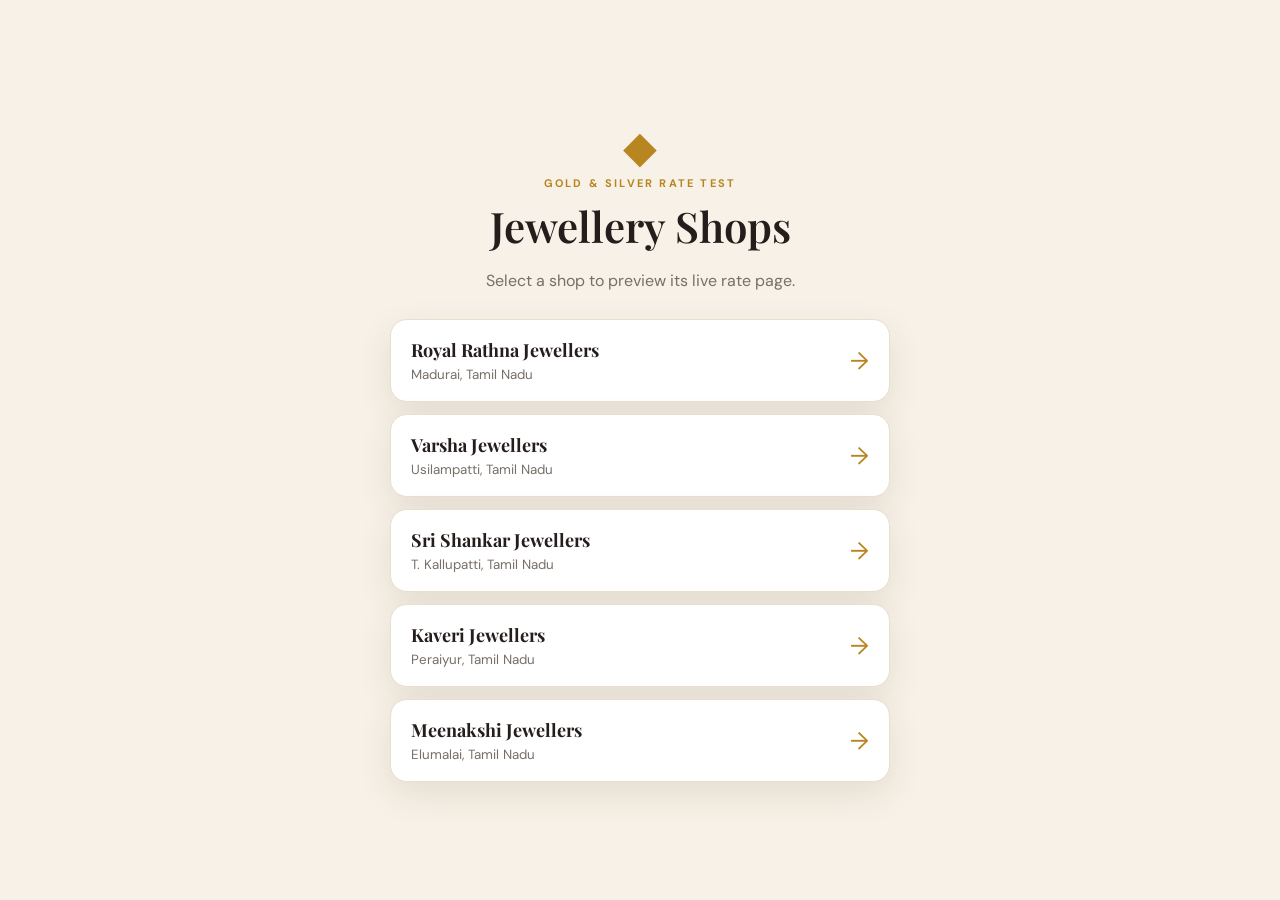
<file: index.html>
<!DOCTYPE html>
<html lang="en">
<head>
  <meta charset="UTF-8">
  <meta name="viewport" content="width=device-width, initial-scale=1.0">
  <meta name="theme-color" content="#5b0b13">
  <title>Jewellery Rate Test — 5 Shops</title>
  <link rel="stylesheet" href="css/style.css">
  <link rel="manifest" href="manifest.json">
  <link rel="apple-touch-icon" href="icons/icon-192.png">
</head>
<body class="directory-page">
  <main class="directory">
    <div class="brand-mark">◆</div>
    <p class="eyebrow">GOLD & SILVER RATE TEST</p>
    <h1>Jewellery Shops</h1>
    <p class="intro">Select a shop to preview its live rate page.</p>
    <button class="install-pwa" data-install-pwa hidden>Install App</button>
    <div id="shop-list" class="shop-list"></div>
  </main>
  <script src="js/rates.js"></script>
  <script>
    const shops = [
      ["shop1", "Royal Rathna Jewellers", "Madurai, Tamil Nadu"],
      ["shop2", "Varsha Jewellers", "Usilampatti, Tamil Nadu"],
      ["shop3", "Sri Shankar Jewellers", "T. Kallupatti, Tamil Nadu"],
      ["shop4", "Kaveri Jewellers", "Peraiyur, Tamil Nadu"],
      ["shop5", "Meenakshi Jewellers", "Elumalai, Tamil Nadu"]
    ];
    const list = document.getElementById("shop-list");
    shops.forEach(([id, name, location]) => {
      const a = document.createElement("a");
      a.className = "shop-link";
      a.href = `shops/${id}.html`;
      a.innerHTML = `<span><strong>${name}</strong><small>${location}</small></span><span class="arrow">→</span>`;
      list.appendChild(a);
    });
  </script>
<script src="js/pwa.js"></script>
</body>
</html>
</file>
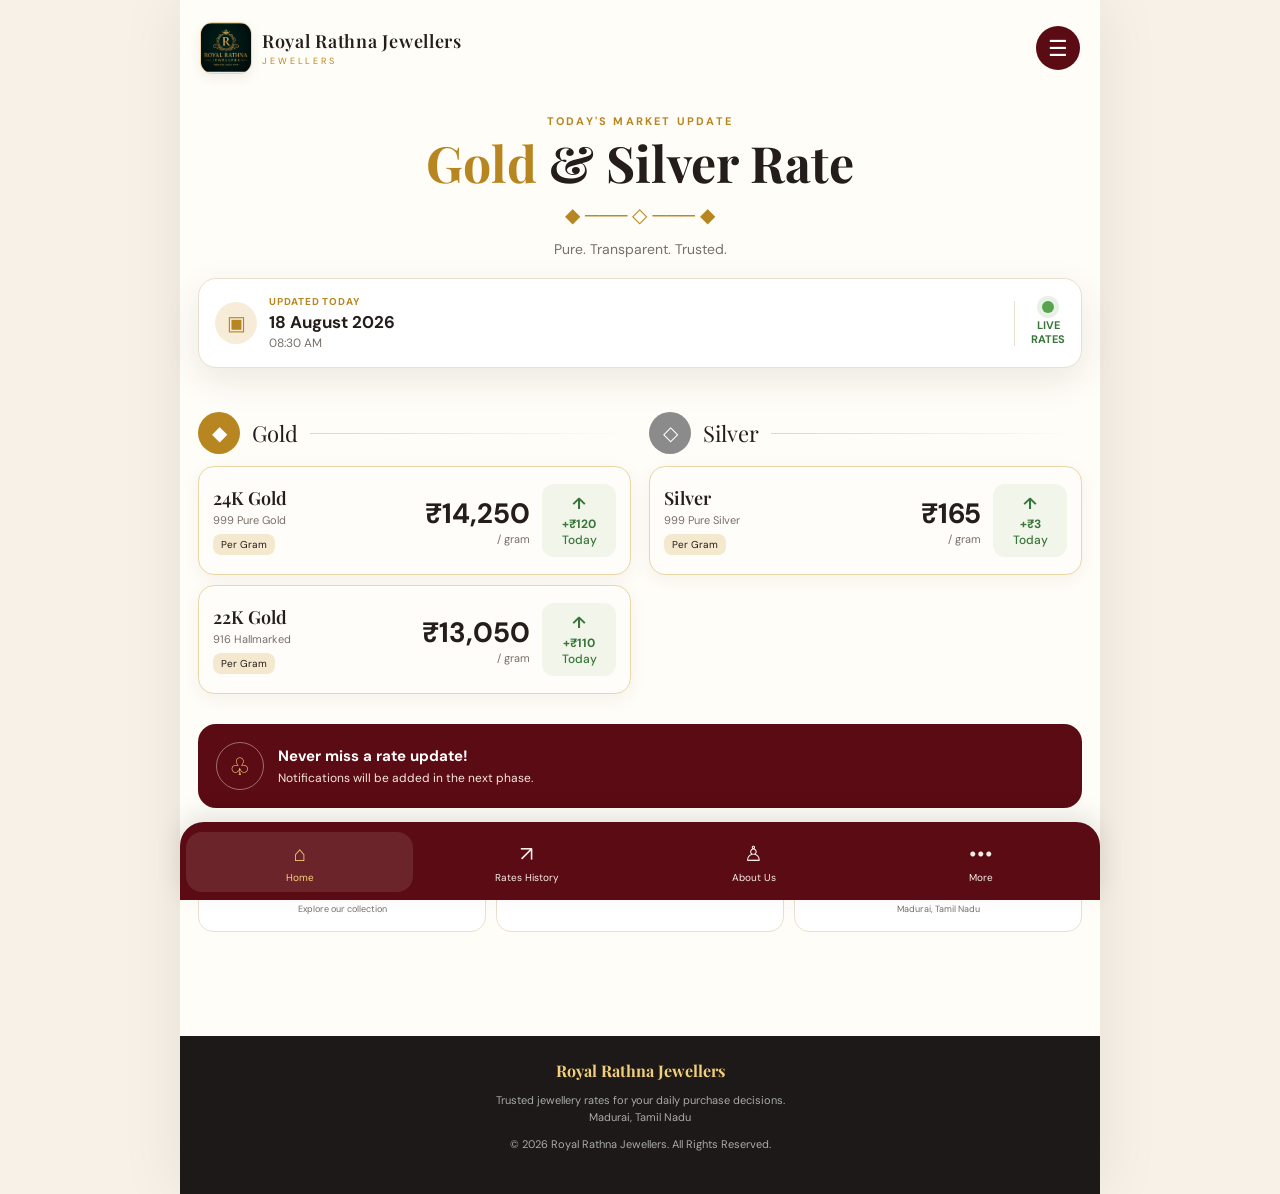
<file: shops/shop1.html>
<!DOCTYPE html>
<html lang="en">
<head>
  <meta charset="UTF-8">
  <meta name="viewport" content="width=device-width, initial-scale=1.0">
  <meta name="theme-color" content="#5b0b13">
  <title>Jewellery Rate</title>
  <link rel="stylesheet" href="../css/style.css">
  <link rel="manifest" href="../manifest.json">
  <link rel="apple-touch-icon" href="../icons/icon-192.png">
</head>
<body data-shop-title="Royal Rathna Jewellers" data-shop-location="Madurai, Tamil Nadu" data-shop-tagline="Pure. Transparent. Trusted." data-shop-logo="royal-rathna.png" data-shop-phone="+91 98765 43210">
  <div class="app-shell">
    <header class="topbar">
      <a class="logo" href="../index.html" aria-label="Shop directory">
        <img class="shop-logo" data-shop-logo src="" alt="Jewellery shop logo">
        <span>
          <span class="logo-name" data-shop-name>Jewellers</span>
          <span class="logo-sub">JEWELLERS</span>
        </span>
      </a>
      <button class="menu" aria-label="Menu">☰</button>
    </header>

    <main>
      <section class="hero">
        <button class="install-pwa" data-install-pwa hidden>Install App</button>
        <p class="eyebrow">TODAY'S MARKET UPDATE</p>
        <h1><span>Gold</span> & Silver Rate</h1>
        <div class="ornament">◆ ─── ◇ ─── ◆</div>
        <p class="tagline" data-tagline>Pure. Transparent. Trusted.</p>
      </section>

      <section class="updated">
        <div class="updated-left">
          <div class="calendar">▣</div>
          <div>
            <div class="updated-label">UPDATED TODAY</div>
            <div class="updated-date" data-updated-date>18 August 2026</div>
            <div class="updated-time" data-updated-time>08:30 AM</div>
          </div>
        </div>
        <div class="live"><span class="live-dot"></span>LIVE<br>RATES</div>
      </section>

      <div class="rates-grid">
        <section class="section">
          <div class="section-heading">
            <div class="section-icon">◆</div>
            <div class="section-title">Gold</div>
            <div class="rule"></div>
          </div>
          <div id="gold-rates"></div>
        </section>

        <section class="section silver">
          <div class="section-heading">
            <div class="section-icon">◇</div>
            <div class="section-title">Silver</div>
            <div class="rule"></div>
          </div>
          <div id="silver-rates"></div>
        </section>
      </div>

      <section class="notify" aria-label="Notifications preview">
        <div class="bell">♧</div>
        <div>
          <h3>Never miss a rate update!</h3>
          <p>Notifications will be added in the next phase.</p>
        </div>
      </section>

      <section class="actions">
        <a class="action" href="#store">
          <span class="action-icon">⌂</span>
          <strong>Visit Store</strong>
          <small>Explore our collection</small>
        </a>
        <a class="action" data-phone href="#">
          <span class="action-icon">☎</span>
          <strong>Contact Us</strong>
          <small>Call the store</small>
        </a>
        <a class="action" href="#location">
          <span class="action-icon">●</span>
          <strong>Location</strong>
          <small data-address>Find us easily</small>
        </a>
      </section>

      <nav class="bottom-nav">
        <a class="nav-item active" href="#"><span class="nav-icon">⌂</span>Home</a>
        <a class="nav-item" href="#history"><span class="nav-icon">↗</span>Rates History</a>
        <a class="nav-item" href="#about"><span class="nav-icon">♙</span>About Us</a>
        <a class="nav-item" href="#more"><span class="nav-icon">•••</span>More</a>
      </nav>
    </main>

    <footer class="footer">
      <strong data-shop-name>Jewellers</strong>
      <p>Trusted jewellery rates for your daily purchase decisions.<br>
      <span data-location>Madurai, Tamil Nadu</span></p>
      <p>© 2026 <span data-shop-name>Jewellers</span>. All Rights Reserved.</p>
    </footer>
  </div>

  <script src="../js/rates.js"></script>
  <script src="../js/app.js"></script>
  <script src="../js/pwa.js"></script>
</body>
</html>
</file>
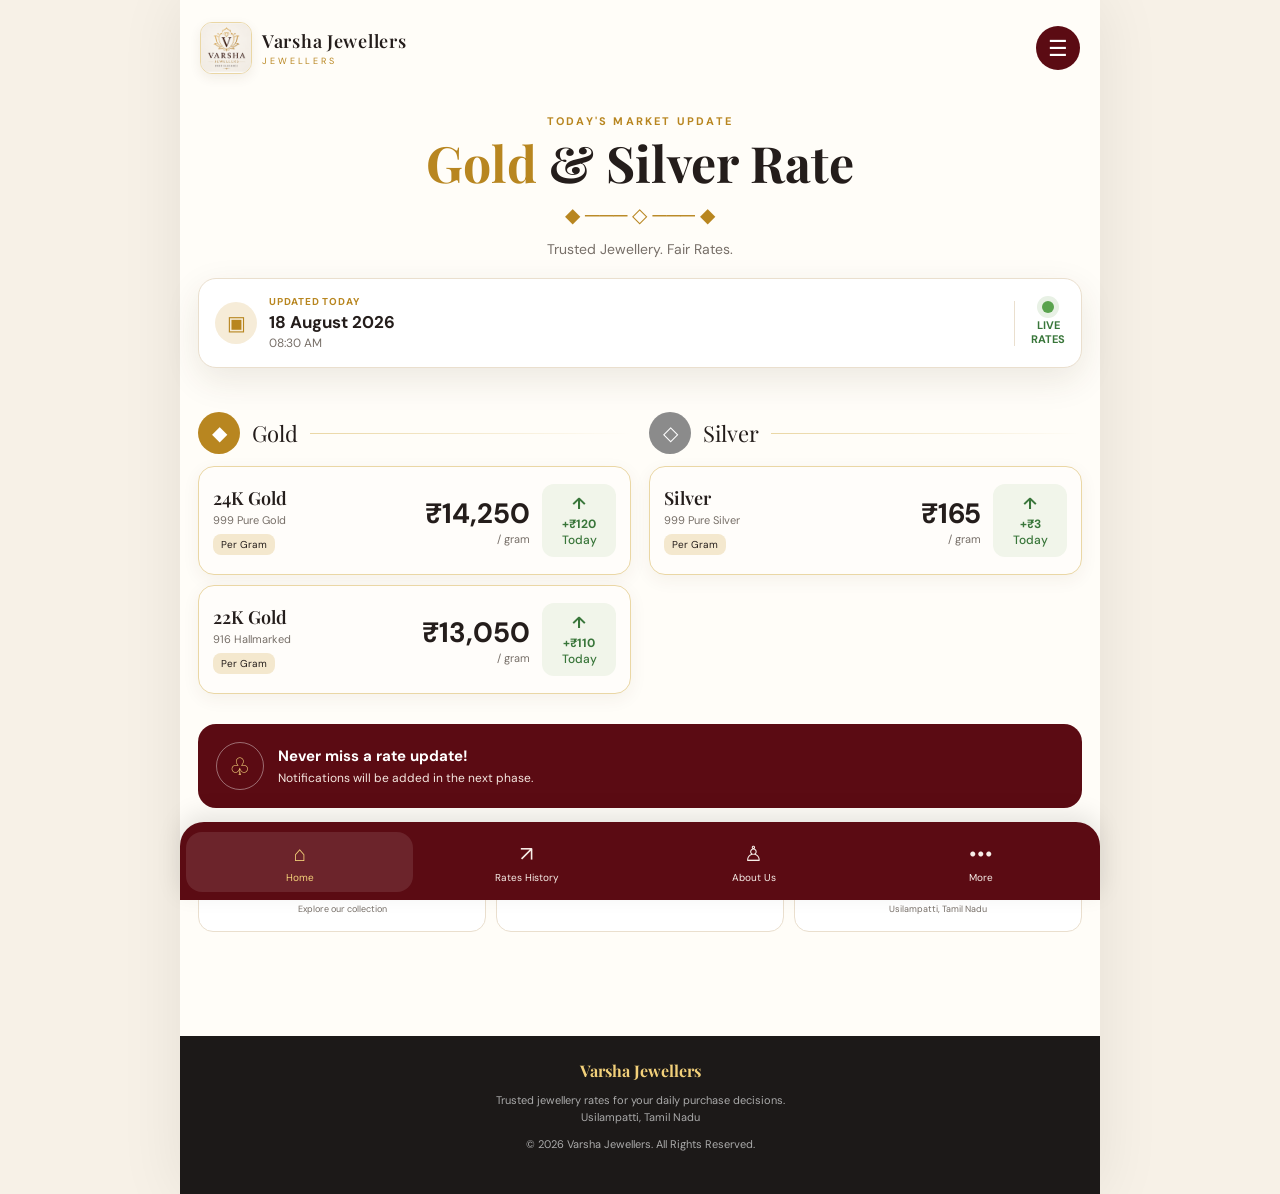
<file: shops/shop2.html>
<!DOCTYPE html>
<html lang="en">
<head>
  <meta charset="UTF-8">
  <meta name="viewport" content="width=device-width, initial-scale=1.0">
  <meta name="theme-color" content="#5b0b13">
  <title>Jewellery Rate</title>
  <link rel="stylesheet" href="../css/style.css">
  <link rel="manifest" href="../manifest.json">
  <link rel="apple-touch-icon" href="../icons/icon-192.png">
</head>
<body data-shop-title="Varsha Jewellers" data-shop-location="Usilampatti, Tamil Nadu" data-shop-tagline="Trusted Jewellery. Fair Rates." data-shop-logo="varsha.png" data-shop-phone="+91 90000 00002">
  <div class="app-shell">
    <header class="topbar">
      <a class="logo" href="../index.html" aria-label="Shop directory">
        <img class="shop-logo" data-shop-logo src="" alt="Jewellery shop logo">
        <span>
          <span class="logo-name" data-shop-name>Jewellers</span>
          <span class="logo-sub">JEWELLERS</span>
        </span>
      </a>
      <button class="menu" aria-label="Menu">☰</button>
    </header>

    <main>
      <section class="hero">
        <button class="install-pwa" data-install-pwa hidden>Install App</button>
        <p class="eyebrow">TODAY'S MARKET UPDATE</p>
        <h1><span>Gold</span> & Silver Rate</h1>
        <div class="ornament">◆ ─── ◇ ─── ◆</div>
        <p class="tagline" data-tagline>Pure. Transparent. Trusted.</p>
      </section>

      <section class="updated">
        <div class="updated-left">
          <div class="calendar">▣</div>
          <div>
            <div class="updated-label">UPDATED TODAY</div>
            <div class="updated-date" data-updated-date>18 August 2026</div>
            <div class="updated-time" data-updated-time>08:30 AM</div>
          </div>
        </div>
        <div class="live"><span class="live-dot"></span>LIVE<br>RATES</div>
      </section>

      <div class="rates-grid">
        <section class="section">
          <div class="section-heading">
            <div class="section-icon">◆</div>
            <div class="section-title">Gold</div>
            <div class="rule"></div>
          </div>
          <div id="gold-rates"></div>
        </section>

        <section class="section silver">
          <div class="section-heading">
            <div class="section-icon">◇</div>
            <div class="section-title">Silver</div>
            <div class="rule"></div>
          </div>
          <div id="silver-rates"></div>
        </section>
      </div>

      <section class="notify" aria-label="Notifications preview">
        <div class="bell">♧</div>
        <div>
          <h3>Never miss a rate update!</h3>
          <p>Notifications will be added in the next phase.</p>
        </div>
      </section>

      <section class="actions">
        <a class="action" href="#store">
          <span class="action-icon">⌂</span>
          <strong>Visit Store</strong>
          <small>Explore our collection</small>
        </a>
        <a class="action" data-phone href="#">
          <span class="action-icon">☎</span>
          <strong>Contact Us</strong>
          <small>Call the store</small>
        </a>
        <a class="action" href="#location">
          <span class="action-icon">●</span>
          <strong>Location</strong>
          <small data-address>Find us easily</small>
        </a>
      </section>

      <nav class="bottom-nav">
        <a class="nav-item active" href="#"><span class="nav-icon">⌂</span>Home</a>
        <a class="nav-item" href="#history"><span class="nav-icon">↗</span>Rates History</a>
        <a class="nav-item" href="#about"><span class="nav-icon">♙</span>About Us</a>
        <a class="nav-item" href="#more"><span class="nav-icon">•••</span>More</a>
      </nav>
    </main>

    <footer class="footer">
      <strong data-shop-name>Jewellers</strong>
      <p>Trusted jewellery rates for your daily purchase decisions.<br>
      <span data-location>Madurai, Tamil Nadu</span></p>
      <p>© 2026 <span data-shop-name>Jewellers</span>. All Rights Reserved.</p>
    </footer>
  </div>

  <script src="../js/rates.js"></script>
  <script src="../js/app.js"></script>
  <script src="../js/pwa.js"></script>
</body>
</html>
</file>
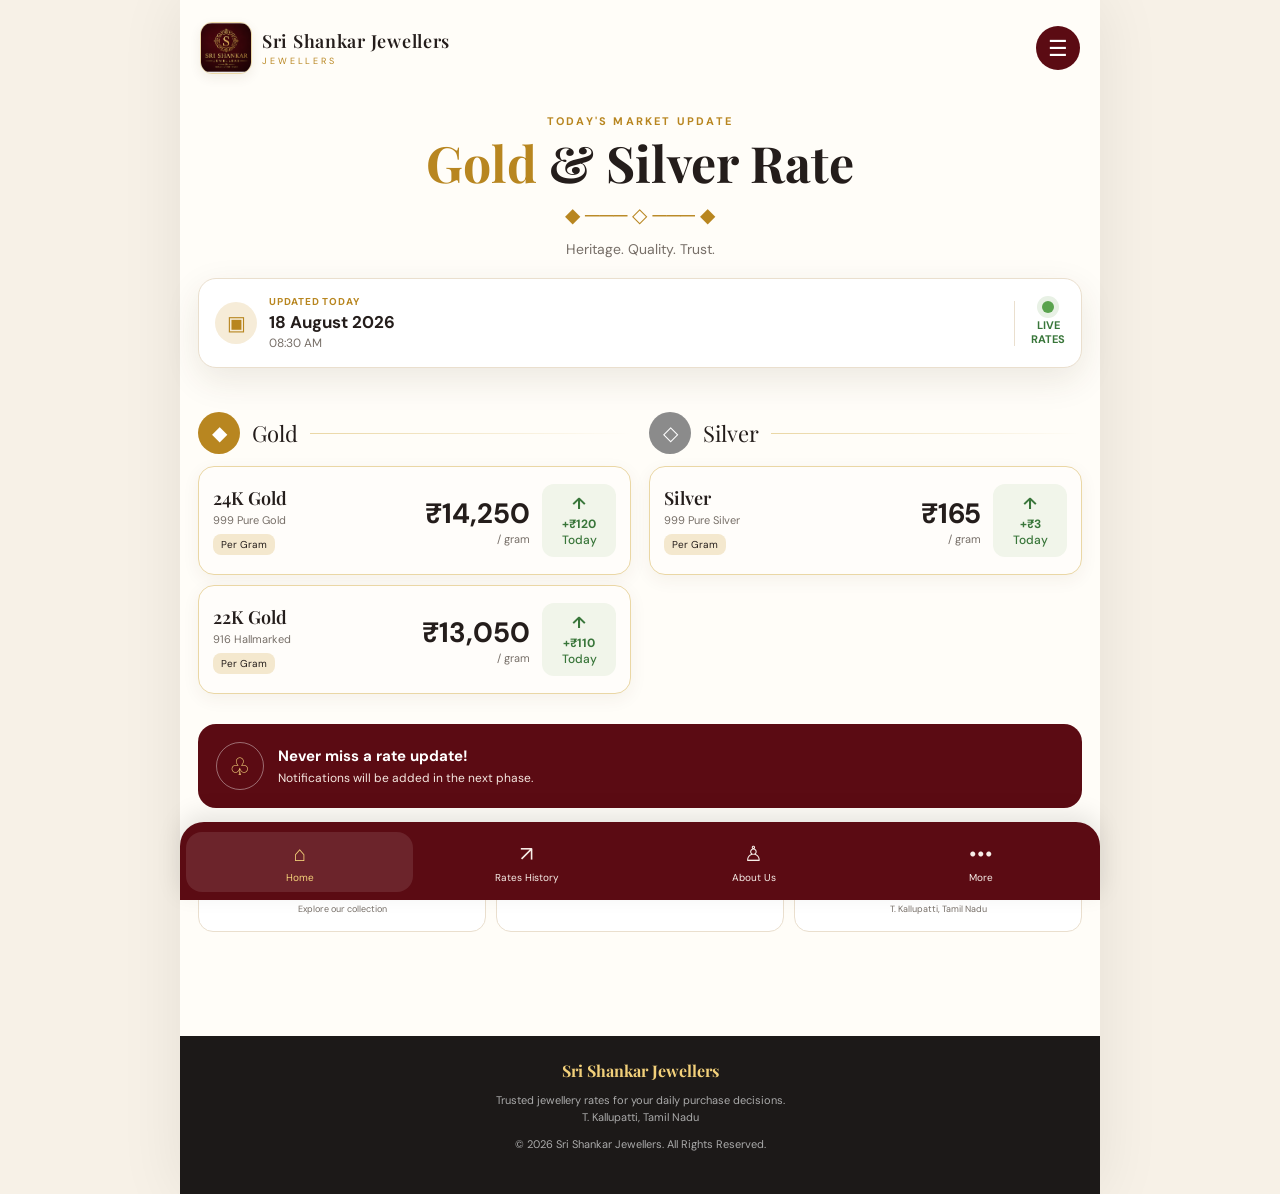
<file: shops/shop3.html>
<!DOCTYPE html>
<html lang="en">
<head>
  <meta charset="UTF-8">
  <meta name="viewport" content="width=device-width, initial-scale=1.0">
  <meta name="theme-color" content="#5b0b13">
  <title>Jewellery Rate</title>
  <link rel="stylesheet" href="../css/style.css">
  <link rel="manifest" href="../manifest.json">
  <link rel="apple-touch-icon" href="../icons/icon-192.png">
</head>
<body data-shop-title="Sri Shankar Jewellers" data-shop-location="T. Kallupatti, Tamil Nadu" data-shop-tagline="Heritage. Quality. Trust." data-shop-logo="sri-shankar.png" data-shop-phone="+91 90000 00003">
  <div class="app-shell">
    <header class="topbar">
      <a class="logo" href="../index.html" aria-label="Shop directory">
        <img class="shop-logo" data-shop-logo src="" alt="Jewellery shop logo">
        <span>
          <span class="logo-name" data-shop-name>Jewellers</span>
          <span class="logo-sub">JEWELLERS</span>
        </span>
      </a>
      <button class="menu" aria-label="Menu">☰</button>
    </header>

    <main>
      <section class="hero">
        <button class="install-pwa" data-install-pwa hidden>Install App</button>
        <p class="eyebrow">TODAY'S MARKET UPDATE</p>
        <h1><span>Gold</span> & Silver Rate</h1>
        <div class="ornament">◆ ─── ◇ ─── ◆</div>
        <p class="tagline" data-tagline>Pure. Transparent. Trusted.</p>
      </section>

      <section class="updated">
        <div class="updated-left">
          <div class="calendar">▣</div>
          <div>
            <div class="updated-label">UPDATED TODAY</div>
            <div class="updated-date" data-updated-date>18 August 2026</div>
            <div class="updated-time" data-updated-time>08:30 AM</div>
          </div>
        </div>
        <div class="live"><span class="live-dot"></span>LIVE<br>RATES</div>
      </section>

      <div class="rates-grid">
        <section class="section">
          <div class="section-heading">
            <div class="section-icon">◆</div>
            <div class="section-title">Gold</div>
            <div class="rule"></div>
          </div>
          <div id="gold-rates"></div>
        </section>

        <section class="section silver">
          <div class="section-heading">
            <div class="section-icon">◇</div>
            <div class="section-title">Silver</div>
            <div class="rule"></div>
          </div>
          <div id="silver-rates"></div>
        </section>
      </div>

      <section class="notify" aria-label="Notifications preview">
        <div class="bell">♧</div>
        <div>
          <h3>Never miss a rate update!</h3>
          <p>Notifications will be added in the next phase.</p>
        </div>
      </section>

      <section class="actions">
        <a class="action" href="#store">
          <span class="action-icon">⌂</span>
          <strong>Visit Store</strong>
          <small>Explore our collection</small>
        </a>
        <a class="action" data-phone href="#">
          <span class="action-icon">☎</span>
          <strong>Contact Us</strong>
          <small>Call the store</small>
        </a>
        <a class="action" href="#location">
          <span class="action-icon">●</span>
          <strong>Location</strong>
          <small data-address>Find us easily</small>
        </a>
      </section>

      <nav class="bottom-nav">
        <a class="nav-item active" href="#"><span class="nav-icon">⌂</span>Home</a>
        <a class="nav-item" href="#history"><span class="nav-icon">↗</span>Rates History</a>
        <a class="nav-item" href="#about"><span class="nav-icon">♙</span>About Us</a>
        <a class="nav-item" href="#more"><span class="nav-icon">•••</span>More</a>
      </nav>
    </main>

    <footer class="footer">
      <strong data-shop-name>Jewellers</strong>
      <p>Trusted jewellery rates for your daily purchase decisions.<br>
      <span data-location>Madurai, Tamil Nadu</span></p>
      <p>© 2026 <span data-shop-name>Jewellers</span>. All Rights Reserved.</p>
    </footer>
  </div>

  <script src="../js/rates.js"></script>
  <script src="../js/app.js"></script>
  <script src="../js/pwa.js"></script>
</body>
</html>
</file>
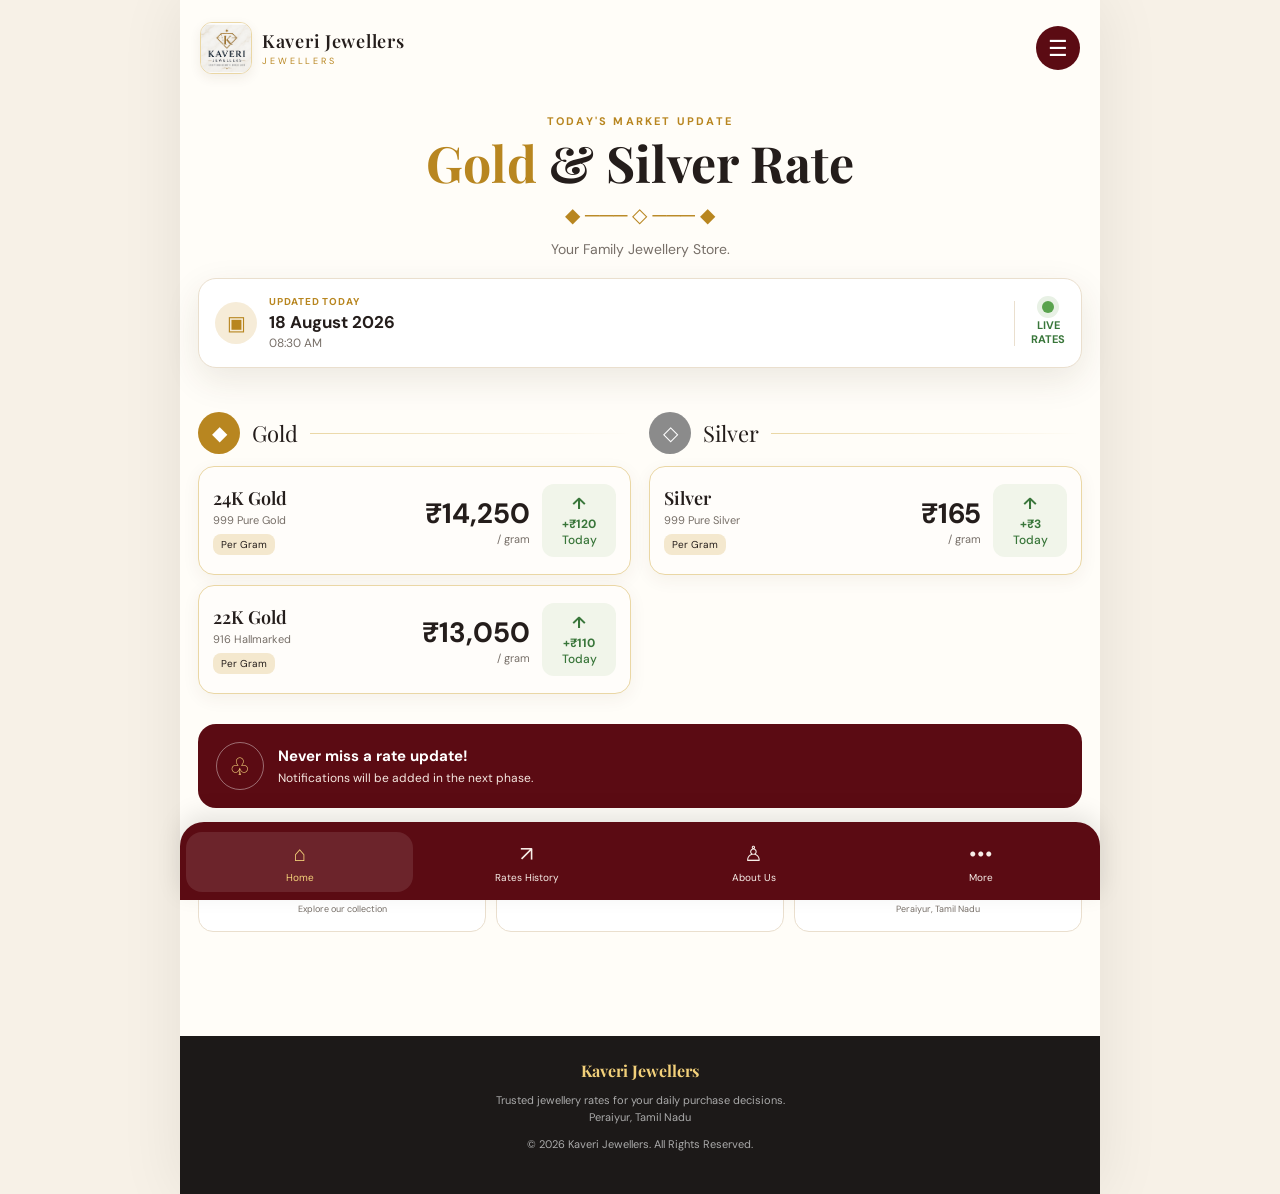
<file: shops/shop4.html>
<!DOCTYPE html>
<html lang="en">
<head>
  <meta charset="UTF-8">
  <meta name="viewport" content="width=device-width, initial-scale=1.0">
  <meta name="theme-color" content="#5b0b13">
  <title>Jewellery Rate</title>
  <link rel="stylesheet" href="../css/style.css">
  <link rel="manifest" href="../manifest.json">
  <link rel="apple-touch-icon" href="../icons/icon-192.png">
</head>
<body data-shop-title="Kaveri Jewellers" data-shop-location="Peraiyur, Tamil Nadu" data-shop-tagline="Your Family Jewellery Store." data-shop-logo="kaveri.png" data-shop-phone="+91 90000 00004">
  <div class="app-shell">
    <header class="topbar">
      <a class="logo" href="../index.html" aria-label="Shop directory">
        <img class="shop-logo" data-shop-logo src="" alt="Jewellery shop logo">
        <span>
          <span class="logo-name" data-shop-name>Jewellers</span>
          <span class="logo-sub">JEWELLERS</span>
        </span>
      </a>
      <button class="menu" aria-label="Menu">☰</button>
    </header>

    <main>
      <section class="hero">
        <button class="install-pwa" data-install-pwa hidden>Install App</button>
        <p class="eyebrow">TODAY'S MARKET UPDATE</p>
        <h1><span>Gold</span> & Silver Rate</h1>
        <div class="ornament">◆ ─── ◇ ─── ◆</div>
        <p class="tagline" data-tagline>Pure. Transparent. Trusted.</p>
      </section>

      <section class="updated">
        <div class="updated-left">
          <div class="calendar">▣</div>
          <div>
            <div class="updated-label">UPDATED TODAY</div>
            <div class="updated-date" data-updated-date>18 August 2026</div>
            <div class="updated-time" data-updated-time>08:30 AM</div>
          </div>
        </div>
        <div class="live"><span class="live-dot"></span>LIVE<br>RATES</div>
      </section>

      <div class="rates-grid">
        <section class="section">
          <div class="section-heading">
            <div class="section-icon">◆</div>
            <div class="section-title">Gold</div>
            <div class="rule"></div>
          </div>
          <div id="gold-rates"></div>
        </section>

        <section class="section silver">
          <div class="section-heading">
            <div class="section-icon">◇</div>
            <div class="section-title">Silver</div>
            <div class="rule"></div>
          </div>
          <div id="silver-rates"></div>
        </section>
      </div>

      <section class="notify" aria-label="Notifications preview">
        <div class="bell">♧</div>
        <div>
          <h3>Never miss a rate update!</h3>
          <p>Notifications will be added in the next phase.</p>
        </div>
      </section>

      <section class="actions">
        <a class="action" href="#store">
          <span class="action-icon">⌂</span>
          <strong>Visit Store</strong>
          <small>Explore our collection</small>
        </a>
        <a class="action" data-phone href="#">
          <span class="action-icon">☎</span>
          <strong>Contact Us</strong>
          <small>Call the store</small>
        </a>
        <a class="action" href="#location">
          <span class="action-icon">●</span>
          <strong>Location</strong>
          <small data-address>Find us easily</small>
        </a>
      </section>

      <nav class="bottom-nav">
        <a class="nav-item active" href="#"><span class="nav-icon">⌂</span>Home</a>
        <a class="nav-item" href="#history"><span class="nav-icon">↗</span>Rates History</a>
        <a class="nav-item" href="#about"><span class="nav-icon">♙</span>About Us</a>
        <a class="nav-item" href="#more"><span class="nav-icon">•••</span>More</a>
      </nav>
    </main>

    <footer class="footer">
      <strong data-shop-name>Jewellers</strong>
      <p>Trusted jewellery rates for your daily purchase decisions.<br>
      <span data-location>Madurai, Tamil Nadu</span></p>
      <p>© 2026 <span data-shop-name>Jewellers</span>. All Rights Reserved.</p>
    </footer>
  </div>

  <script src="../js/rates.js"></script>
  <script src="../js/app.js"></script>
  <script src="../js/pwa.js"></script>
</body>
</html>
</file>
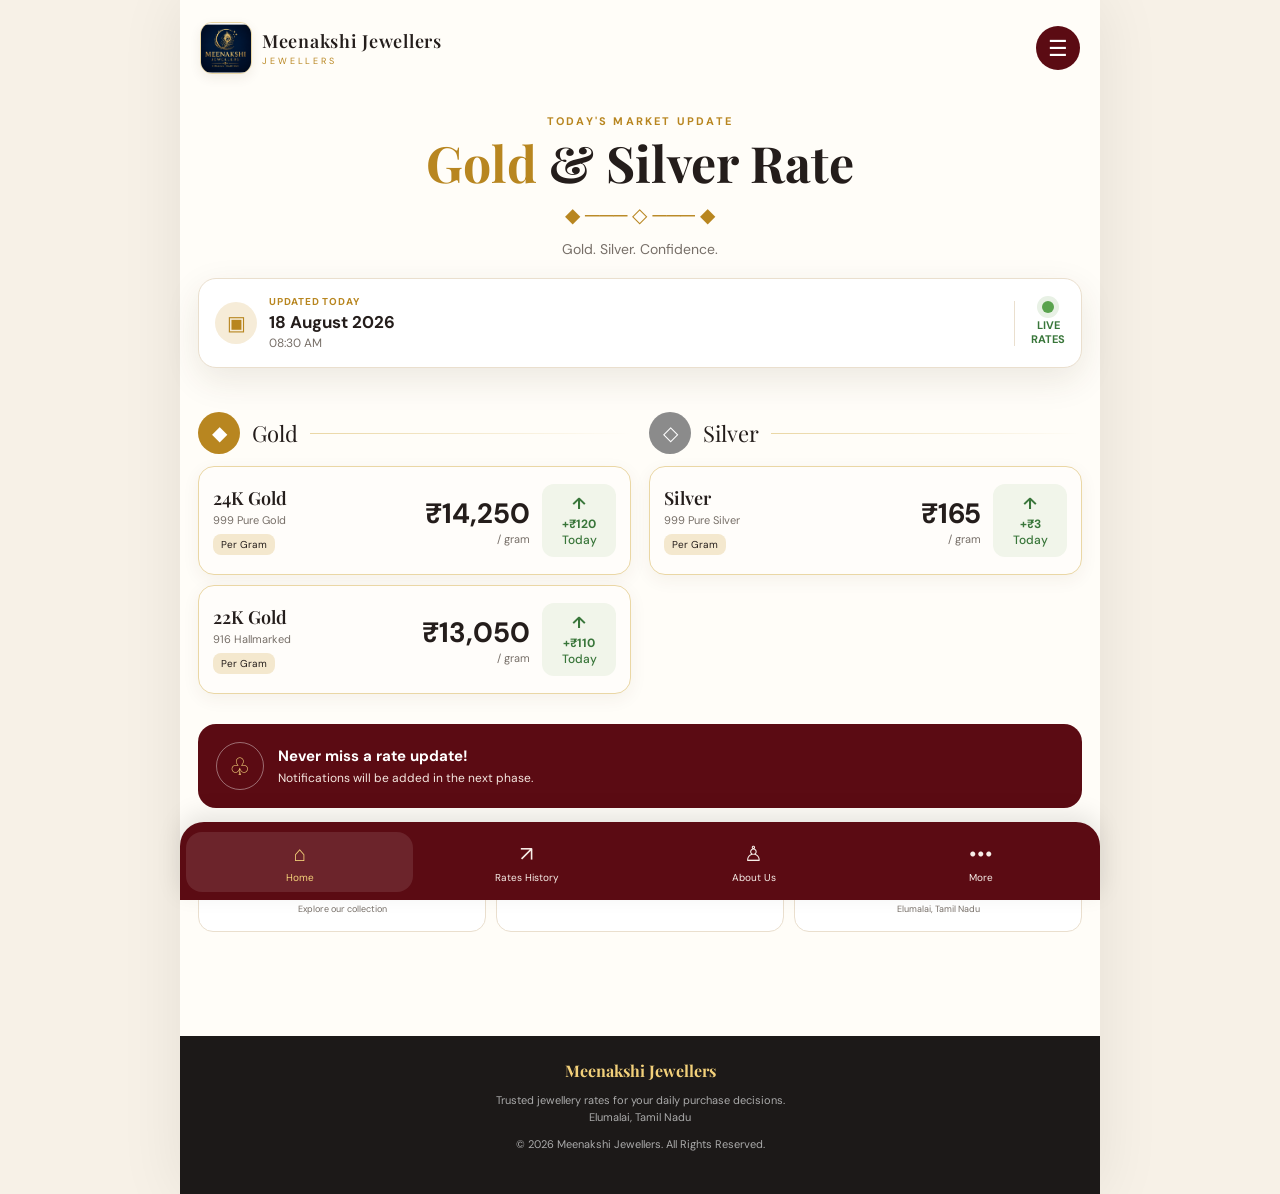
<file: shops/shop5.html>
<!DOCTYPE html>
<html lang="en">
<head>
  <meta charset="UTF-8">
  <meta name="viewport" content="width=device-width, initial-scale=1.0">
  <meta name="theme-color" content="#5b0b13">
  <title>Jewellery Rate</title>
  <link rel="stylesheet" href="../css/style.css">
  <link rel="manifest" href="../manifest.json">
  <link rel="apple-touch-icon" href="../icons/icon-192.png">
</head>
<body data-shop-title="Meenakshi Jewellers" data-shop-location="Elumalai, Tamil Nadu" data-shop-tagline="Gold. Silver. Confidence." data-shop-logo="meenakshi.png" data-shop-phone="+91 90000 00005">
  <div class="app-shell">
    <header class="topbar">
      <a class="logo" href="../index.html" aria-label="Shop directory">
        <img class="shop-logo" data-shop-logo src="" alt="Jewellery shop logo">
        <span>
          <span class="logo-name" data-shop-name>Jewellers</span>
          <span class="logo-sub">JEWELLERS</span>
        </span>
      </a>
      <button class="menu" aria-label="Menu">☰</button>
    </header>

    <main>
      <section class="hero">
        <button class="install-pwa" data-install-pwa hidden>Install App</button>
        <p class="eyebrow">TODAY'S MARKET UPDATE</p>
        <h1><span>Gold</span> & Silver Rate</h1>
        <div class="ornament">◆ ─── ◇ ─── ◆</div>
        <p class="tagline" data-tagline>Pure. Transparent. Trusted.</p>
      </section>

      <section class="updated">
        <div class="updated-left">
          <div class="calendar">▣</div>
          <div>
            <div class="updated-label">UPDATED TODAY</div>
            <div class="updated-date" data-updated-date>18 August 2026</div>
            <div class="updated-time" data-updated-time>08:30 AM</div>
          </div>
        </div>
        <div class="live"><span class="live-dot"></span>LIVE<br>RATES</div>
      </section>

      <div class="rates-grid">
        <section class="section">
          <div class="section-heading">
            <div class="section-icon">◆</div>
            <div class="section-title">Gold</div>
            <div class="rule"></div>
          </div>
          <div id="gold-rates"></div>
        </section>

        <section class="section silver">
          <div class="section-heading">
            <div class="section-icon">◇</div>
            <div class="section-title">Silver</div>
            <div class="rule"></div>
          </div>
          <div id="silver-rates"></div>
        </section>
      </div>

      <section class="notify" aria-label="Notifications preview">
        <div class="bell">♧</div>
        <div>
          <h3>Never miss a rate update!</h3>
          <p>Notifications will be added in the next phase.</p>
        </div>
      </section>

      <section class="actions">
        <a class="action" href="#store">
          <span class="action-icon">⌂</span>
          <strong>Visit Store</strong>
          <small>Explore our collection</small>
        </a>
        <a class="action" data-phone href="#">
          <span class="action-icon">☎</span>
          <strong>Contact Us</strong>
          <small>Call the store</small>
        </a>
        <a class="action" href="#location">
          <span class="action-icon">●</span>
          <strong>Location</strong>
          <small data-address>Find us easily</small>
        </a>
      </section>

      <nav class="bottom-nav">
        <a class="nav-item active" href="#"><span class="nav-icon">⌂</span>Home</a>
        <a class="nav-item" href="#history"><span class="nav-icon">↗</span>Rates History</a>
        <a class="nav-item" href="#about"><span class="nav-icon">♙</span>About Us</a>
        <a class="nav-item" href="#more"><span class="nav-icon">•••</span>More</a>
      </nav>
    </main>

    <footer class="footer">
      <strong data-shop-name>Jewellers</strong>
      <p>Trusted jewellery rates for your daily purchase decisions.<br>
      <span data-location>Madurai, Tamil Nadu</span></p>
      <p>© 2026 <span data-shop-name>Jewellers</span>. All Rights Reserved.</p>
    </footer>
  </div>

  <script src="../js/rates.js"></script>
  <script src="../js/app.js"></script>
  <script src="../js/pwa.js"></script>
</body>
</html>
</file>
<file: css/style.css>
@import url('https://fonts.googleapis.com/css2?family=DM+Sans:wght@400;500;600;700&family=Playfair+Display:wght@500;600&display=swap');

:root {
  --cream:#f7f1e7;
  --paper:#fffdf8;
  --gold:#b88620;
  --gold-soft:#ead7a5;
  --wine:#5b0b13;
  --wine-2:#76141d;
  --ink:#241d1b;
  --muted:#776f68;
  --line:#eadfce;
  --green:#39763a;
  --red:#a03b35;
  --shadow:0 12px 35px rgba(72,48,22,.10);
}

*{box-sizing:border-box}
html{scroll-behavior:smooth}
body{margin:0;background:var(--cream);color:var(--ink);font-family:"DM Sans",Arial,sans-serif}
a{text-decoration:none;color:inherit}
button{font:inherit}

.app-shell{min-height:100vh;max-width:560px;margin:auto;background:var(--paper);box-shadow:0 0 60px rgba(0,0,0,.08)}
.topbar{display:flex;align-items:center;justify-content:space-between;padding:22px 20px 10px}
.logo{display:flex;align-items:center;gap:10px}
.logo-icon{font-size:34px;color:var(--gold);line-height:1}
.logo-name{font-family:"Playfair Display",serif;font-size:18px;font-weight:600;letter-spacing:.04em}
.logo-sub{display:block;font-size:9px;letter-spacing:.32em;color:var(--gold);margin-top:2px}
.menu{width:44px;height:44px;border:0;border-radius:50%;background:var(--wine);color:white;font-size:22px}

.hero{text-align:center;padding:30px 24px 20px}
.eyebrow{margin:0 0 8px;color:var(--gold);font-size:11px;font-weight:700;letter-spacing:.2em}
.hero h1{font-family:"Playfair Display",serif;font-size:39px;line-height:1.08;margin:0}
.hero h1 span{color:var(--gold)}
.tagline{color:var(--muted);margin:12px 0 0;font-size:14px}
.ornament{color:var(--gold);font-size:20px;margin:12px 0}

.updated{margin:0 18px 26px;padding:16px;border:1px solid var(--line);border-radius:18px;background:white;box-shadow:var(--shadow);display:flex;align-items:center;justify-content:space-between}
.updated-left{display:flex;align-items:center;gap:12px}
.calendar{width:42px;height:42px;border-radius:50%;display:grid;place-items:center;background:#f6ecd8;color:var(--gold);font-size:20px}
.updated-label{font-size:10px;color:var(--gold);font-weight:700;letter-spacing:.08em}
.updated-date{font-size:17px;font-weight:700;margin-top:3px}
.updated-time{font-size:12px;color:var(--muted);margin-top:2px}
.live{border-left:1px solid var(--line);padding-left:16px;color:var(--green);font-size:11px;font-weight:700;text-align:center}
.live-dot{display:block;margin:auto auto 5px;width:12px;height:12px;border-radius:50%;background:#5aa34e;box-shadow:0 0 0 5px #e8f1e5}

.section{padding:0 18px 8px}
.section-heading{display:flex;align-items:center;gap:12px;margin:18px 0 12px}
.section-icon{width:42px;height:42px;border-radius:50%;display:grid;place-items:center;background:var(--gold);color:white;font-size:20px}
.section.silver .section-icon{background:#8b8b8b}
.section-title{font-family:"Playfair Display",serif;font-size:22px}
.rule{height:1px;background:linear-gradient(90deg,var(--gold-soft),transparent);flex:1}

.rate-card{display:grid;grid-template-columns:1fr auto auto;gap:12px;align-items:center;padding:17px 14px;border:1px solid var(--gold-soft);border-radius:16px;background:#fffdfa;margin-bottom:10px;box-shadow:0 5px 18px rgba(83,54,18,.06)}
.rate-name{font-family:"Playfair Display",serif;font-size:18px;font-weight:600}
.rate-meta{font-size:11px;color:var(--muted);margin-top:3px}
.unit{display:inline-block;margin-top:7px;padding:4px 8px;border-radius:8px;background:#f4e8ce;font-size:10px}
.price{text-align:right}
.price-value{font-size:28px;font-weight:700;white-space:nowrap}
.price-unit{font-size:11px;color:var(--muted)}
.change{min-width:74px;padding:9px 8px;border-radius:12px;background:#f1f5ea;text-align:center;color:var(--green);font-size:12px;font-weight:700}
.change.down{background:#faeceb;color:var(--red)}
.change-arrow{display:block;font-size:16px;margin-bottom:2px}

.notify{margin:18px;padding:18px;border-radius:18px;background:var(--wine);color:white;display:flex;align-items:center;gap:14px}
.bell{width:48px;height:48px;border:1px solid rgba(255,255,255,.4);border-radius:50%;display:grid;place-items:center;font-size:24px;color:#f3d17a;flex:none}
.notify h3{margin:0;font-size:15px}
.notify p{margin:4px 0 0;color:#f5e7e0;font-size:12px;line-height:1.4}
.notify button{margin-left:auto;border:0;background:#f0ca69;color:#38100f;padding:10px 13px;border-radius:10px;font-weight:700;font-size:11px;white-space:nowrap}

.actions{display:grid;grid-template-columns:repeat(3,1fr);gap:10px;padding:0 18px 18px}
.action{padding:16px 8px;border:1px solid var(--line);border-radius:15px;background:white;text-align:center}
.action-icon{font-size:25px;color:var(--gold);display:block;margin-bottom:6px}
.action strong{font-size:12px;display:block}
.action small{display:block;color:var(--muted);font-size:9px;margin-top:3px}

.bottom-nav{position:sticky;bottom:0;display:grid;grid-template-columns:repeat(4,1fr);background:var(--wine);color:white;border-radius:24px 24px 0 0;padding:10px 6px 8px;margin-top:8px;box-shadow:0 -8px 25px rgba(0,0,0,.10)}
.nav-item{text-align:center;padding:8px 4px;border-radius:16px;font-size:10px;color:#f7eee8}
.nav-item.active{background:rgba(255,255,255,.10);color:#f4d27a}
.nav-icon{font-size:21px;display:block;margin-bottom:3px}

.footer{background:#1c1918;color:#ddd;padding:24px 20px 30px;text-align:center;font-size:11px}
.footer strong{color:#f2d07a;font-family:"Playfair Display",serif;font-size:16px}
.footer p{color:#aaa;line-height:1.5}

.directory-page{min-height:100vh;display:grid;place-items:center;padding:25px}
.directory{width:min(560px,100%);padding:30px}
.brand-mark{text-align:center;font-size:44px;color:var(--gold)}
.directory .eyebrow{text-align:center}
.directory h1{text-align:center;font:600 42px "Playfair Display",serif;margin:0}
.intro{text-align:center;color:var(--muted)}
.shop-list{display:grid;gap:12px;margin-top:28px}
.shop-link{display:flex;align-items:center;justify-content:space-between;background:white;border:1px solid var(--line);border-radius:17px;padding:18px 20px;box-shadow:var(--shadow)}
.shop-link strong{display:block;font-family:"Playfair Display",serif;font-size:18px}
.shop-link small{display:block;color:var(--muted);margin-top:4px}
.arrow{font-size:24px;color:var(--gold)}

@media(min-width:800px){
  .app-shell{max-width:920px}
  .hero h1{font-size:50px}
  .rates-grid{display:grid;grid-template-columns:1fr 1fr;gap:18px;padding:0 18px}
  .rates-grid .section{padding:0}
  .notify{margin:20px 18px}
}
@media(max-width:390px){
  .hero h1{font-size:34px}
  .rate-card{grid-template-columns:1fr auto;gap:8px}
  .change{grid-column:2;grid-row:1 / span 2}
  .price{grid-column:1;grid-row:2;text-align:left}
}

.install-pwa{border:1px solid var(--gold);background:#f5e4bd;color:var(--wine);border-radius:999px;padding:10px 18px;font-weight:700;font-size:12px;cursor:pointer;margin:0 auto 12px}
.install-pwa[hidden]{display:none}

.shop-logo{width:52px;height:52px;border-radius:12px;object-fit:cover;border:1px solid var(--gold-soft);background:white;box-shadow:0 4px 12px rgba(80,50,20,.08)}
</file>
